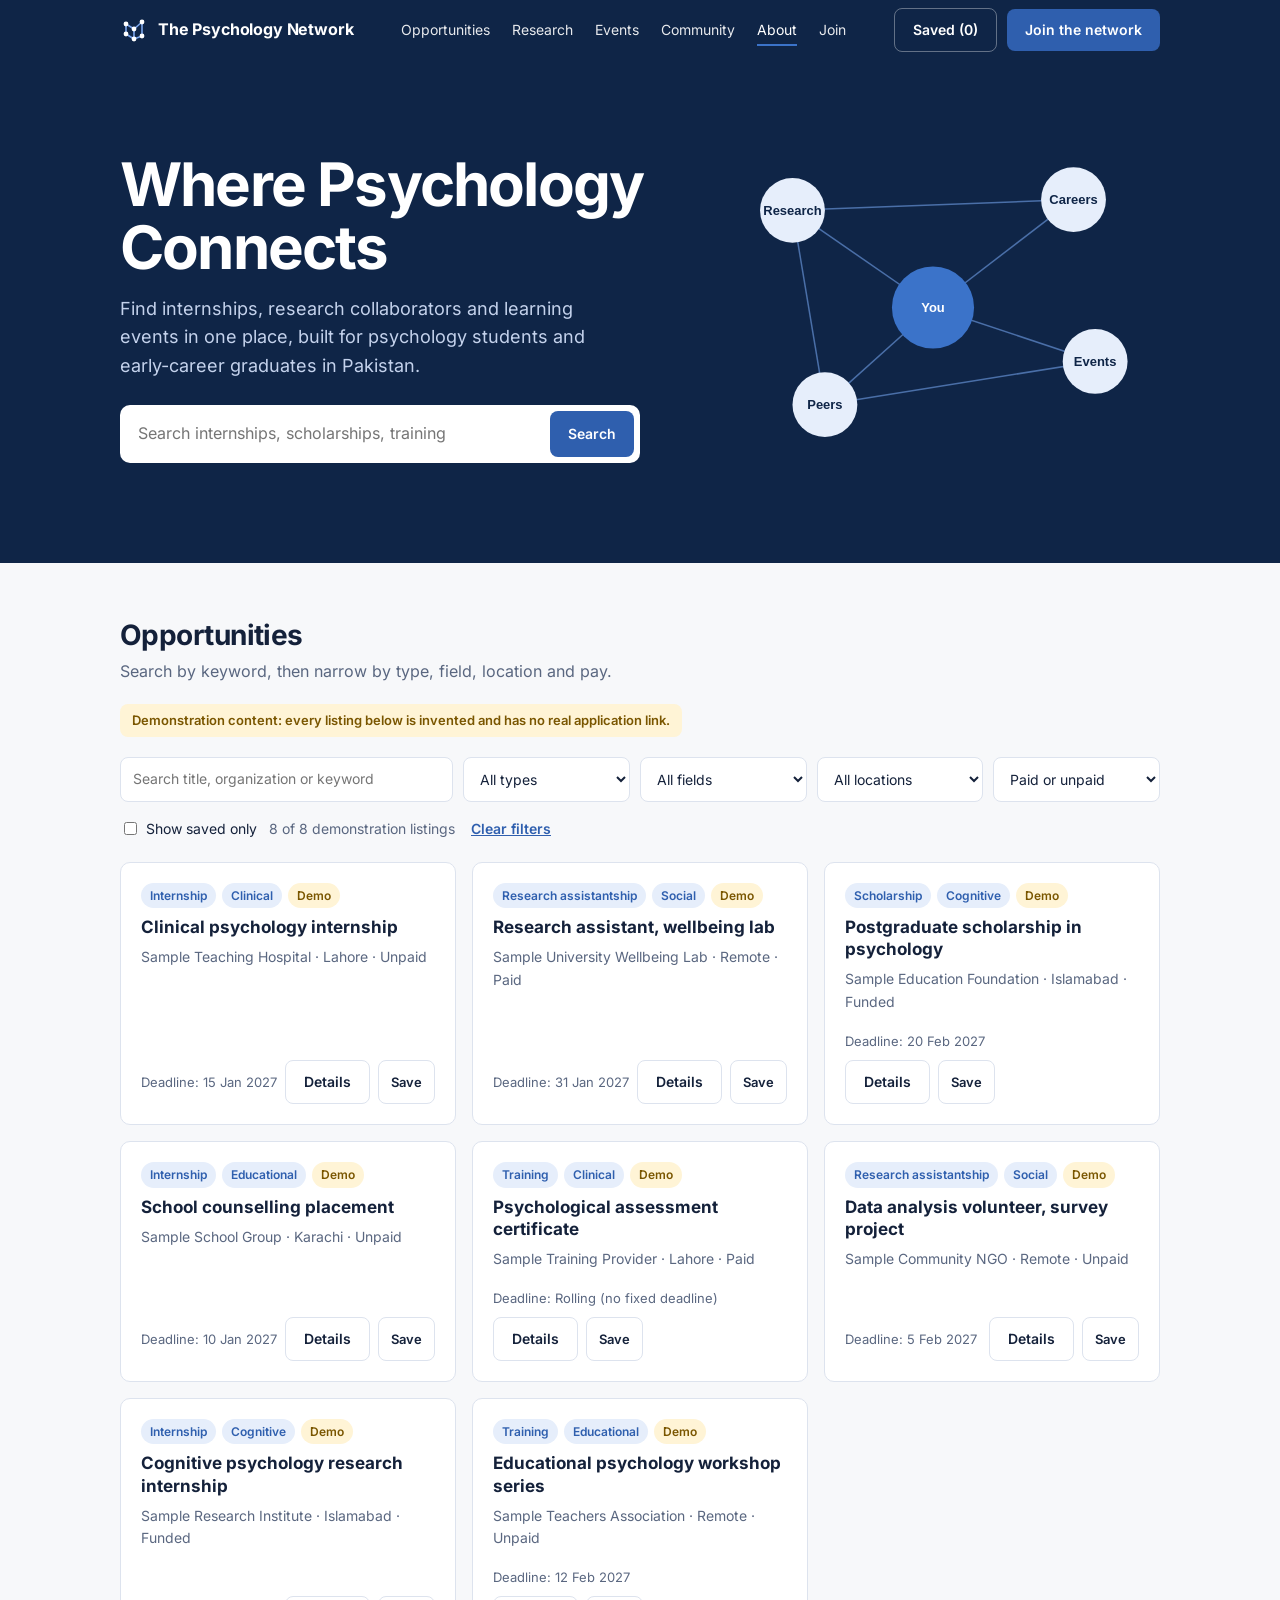
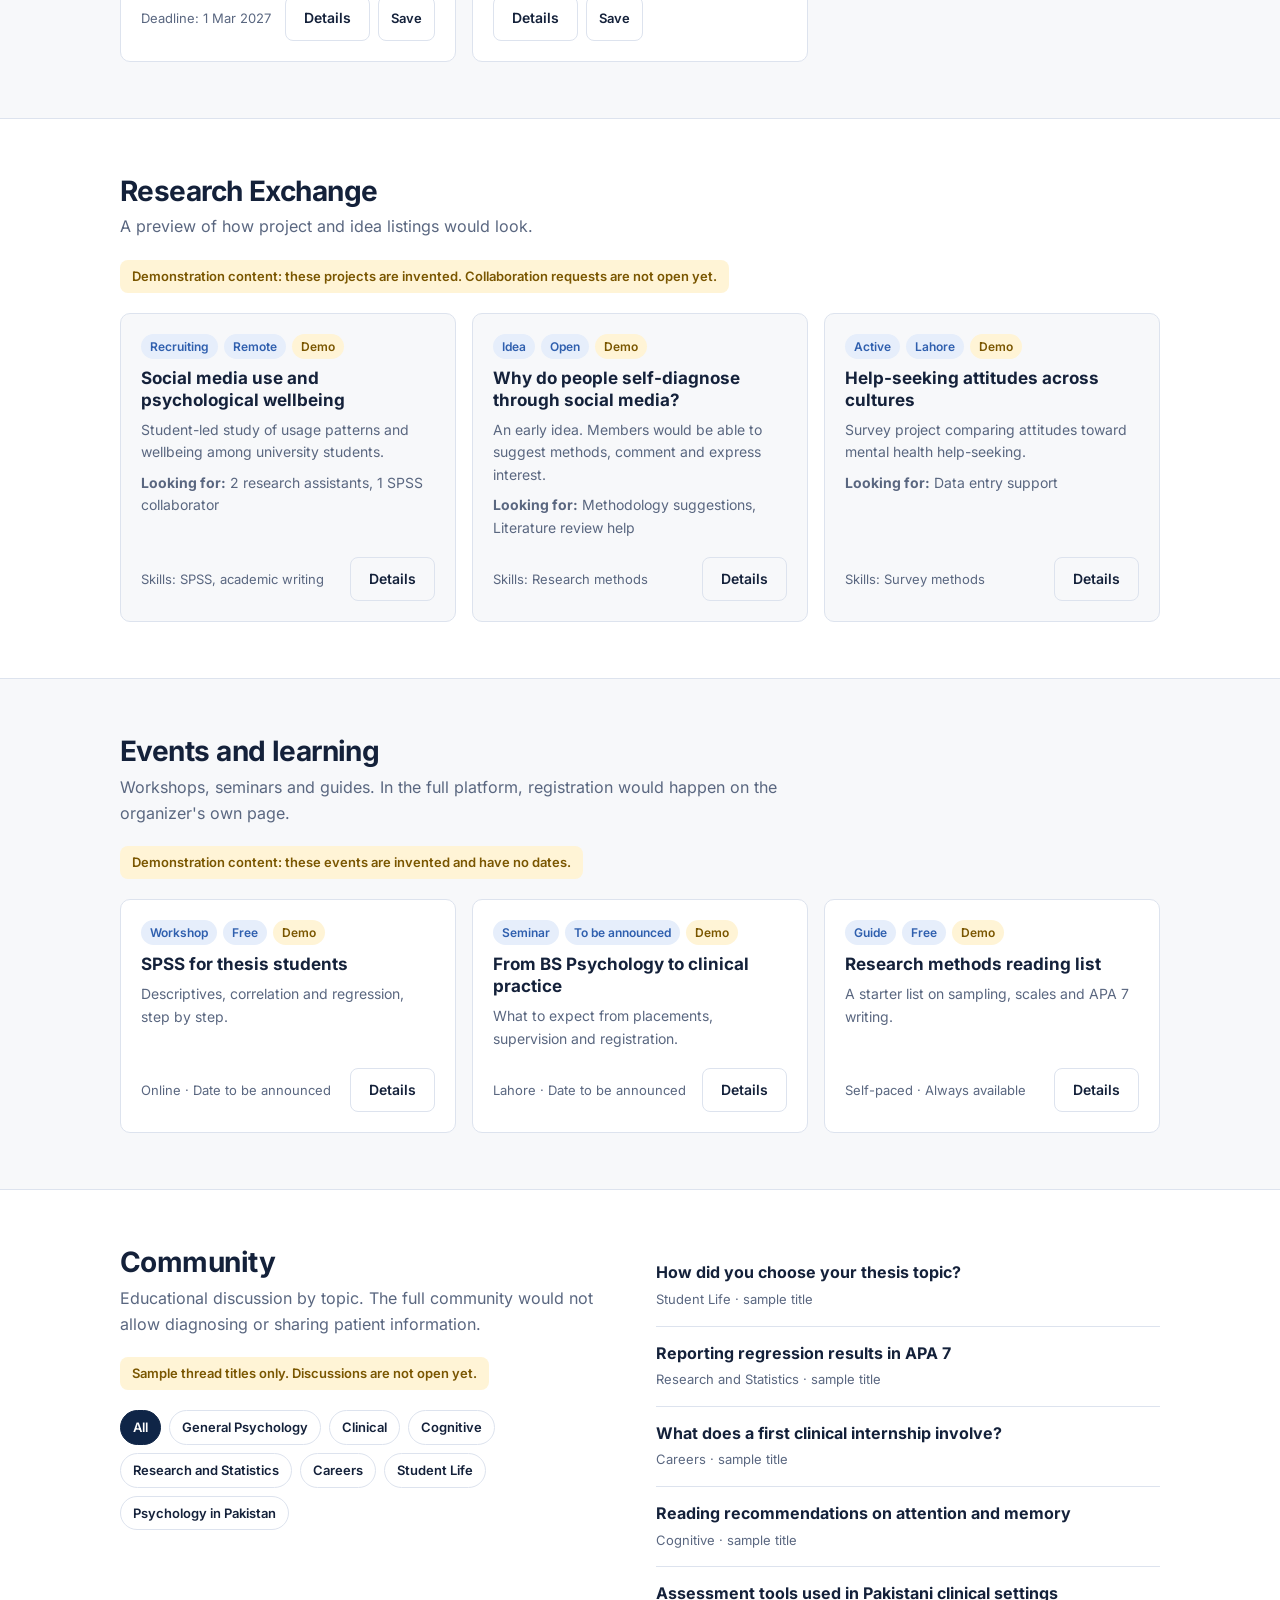
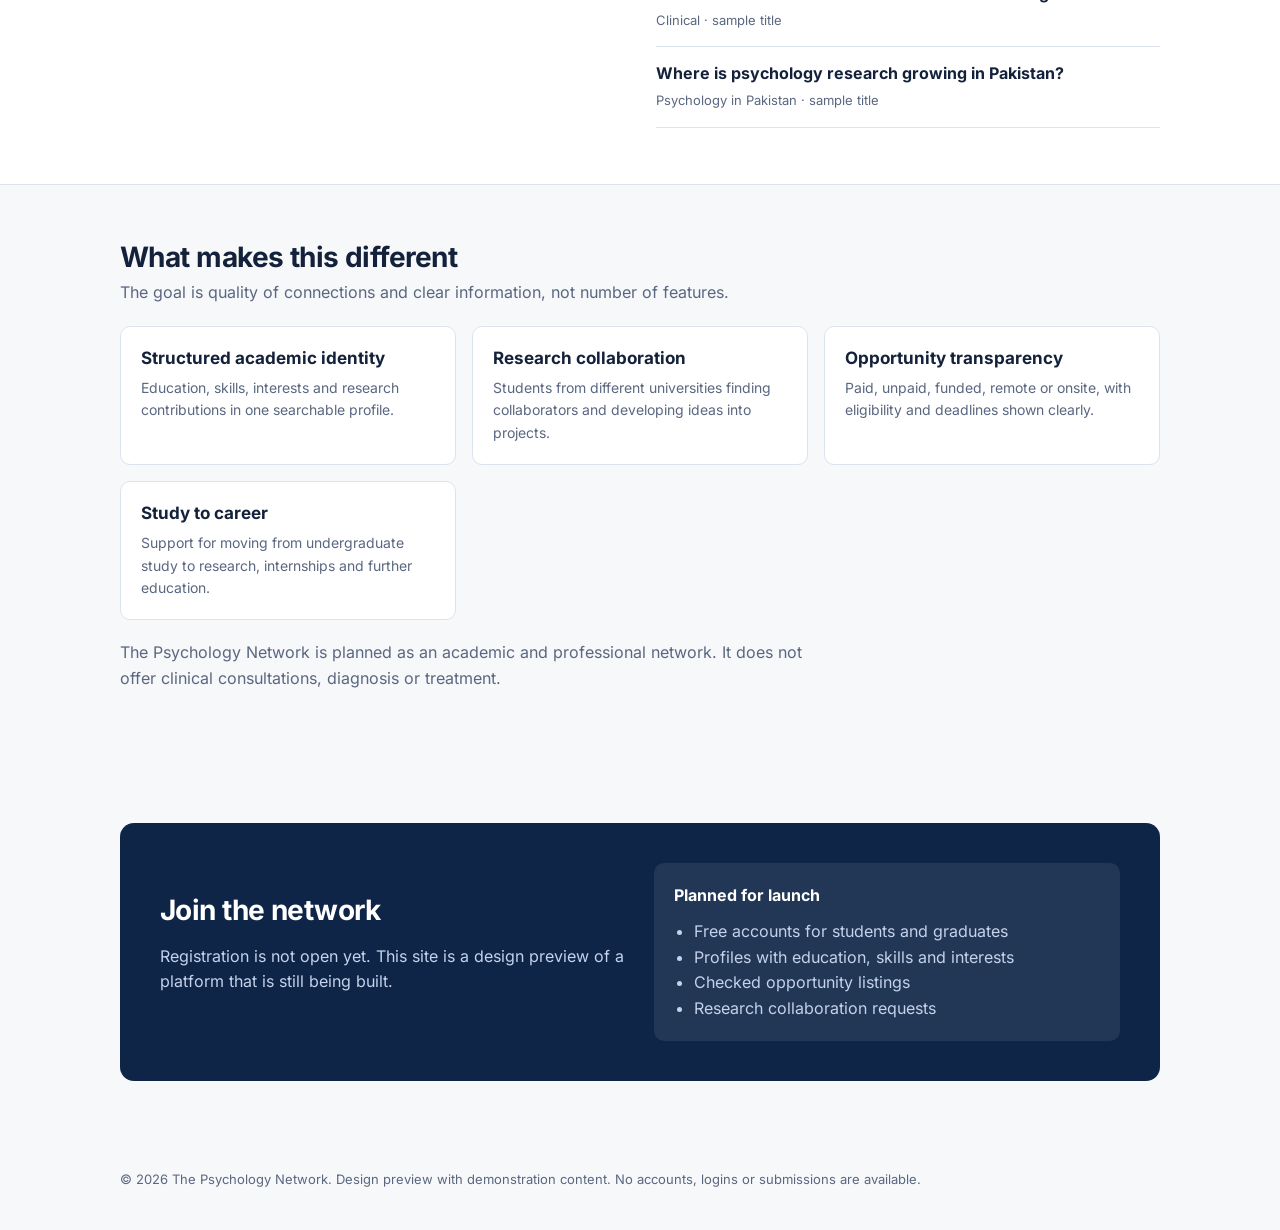
<file: index.html>
<!DOCTYPE html>
<html lang="en">
<head>
<meta charset="utf-8">
<meta name="viewport" content="width=device-width, initial-scale=1, viewport-fit=cover">
<title>The Psychology Network: Where Psychology Connects</title>
<meta name="description" content="A planned network for psychology students and early-career graduates in Pakistan to find opportunities, research collaborators and learning events. Design preview with demonstration content.">
<meta name="theme-color" content="#0f2547">
<meta property="og:title" content="The Psychology Network: Where Psychology Connects">
<meta property="og:description" content="Opportunities, research collaboration and learning for psychology students in Pakistan. Design preview.">
<meta property="og:type" content="website">
<link rel="icon" href="assets/favicon.svg" type="image/svg+xml">
<link rel="preload" href="assets/fonts/inter-latin-400-normal.woff2" as="font" type="font/woff2" crossorigin>
<link rel="stylesheet" href="css/styles.css">
</head>
<body>
<a class="skip" href="#main">Skip to content</a>
<header class="site"><div class="wrap nav">
  <a class="logo" href="#top"><img src="assets/logo.svg" alt="" width="28" height="28">The Psychology Network</a>
  <nav aria-label="Main">
    <ul class="menu" id="menu">
      <li><a href="#opportunities">Opportunities</a></li>
      <li><a href="#research">Research</a></li>
      <li><a href="#events">Events</a></li>
      <li><a href="#community">Community</a></li>
      <li><a href="#about">About</a></li>
      <li><a href="#join">Join</a></li>
    </ul>
  </nav>
  <div class="nav-actions">
    <a class="btn ghost" href="#opportunities" id="savedLink" style="color:#fff;border-color:rgba(255,255,255,.35)">Saved (<span id="savedCount">0</span>)</a>
    <a class="btn join-cta" href="#join">Join the network</a>
    <button class="burger" id="burger" aria-expanded="false" aria-controls="menu">Menu</button>
  </div>
</div></header>

<main id="main">
<div class="hero" id="top"><div class="wrap">
  <div>
    <h1>Where Psychology Connects</h1>
    <p>Find internships, research collaborators and learning events in one place, built for psychology students and early-career graduates in Pakistan.</p>
    <form class="search" role="search" id="heroSearch">
      <input type="search" id="heroInput" aria-label="Search opportunities" placeholder="Search internships, scholarships, training">
      <button class="btn" type="submit">Search</button>
    </form>
  </div>
  <img src="assets/network.svg" alt="Network diagram linking you with research, careers, events and peers" width="420" height="340">
</div></div>

<section id="opportunities"><div class="wrap">
  <h2>Opportunities</h2>
  <p class="sub">Search by keyword, then narrow by type, field, location and pay.</p>
  <p class="demo-note">Demonstration content: every listing below is invented and has no real application link.</p>
  <div class="filters" role="group" aria-label="Filter opportunities">
    <input type="search" id="search" aria-label="Search opportunities" placeholder="Search title, organization or keyword">
    <select id="fType" aria-label="Type"><option value="">All types</option></select>
    <select id="fField" aria-label="Field"><option value="">All fields</option></select>
    <select id="fCity" aria-label="Location"><option value="">All locations</option></select>
    <select id="fPay" aria-label="Pay"><option value="">Paid or unpaid</option></select>
  </div>
  <div class="bar">
    <label><input type="checkbox" id="savedOnly"> Show saved only</label>
    <span id="count" role="status" aria-live="polite"></span>
    <button class="linkbtn" id="clear" type="button">Clear filters</button>
  </div>
  <div class="grid" id="opps"></div>
</div></section>

<section id="research" class="alt"><div class="wrap">
  <h2>Research Exchange</h2>
  <p class="sub">A preview of how project and idea listings would look.</p>
  <p class="demo-note">Demonstration content: these projects are invented. Collaboration requests are not open yet.</p>
  <div class="grid" id="researchGrid"></div>
</div></section>

<section id="events"><div class="wrap">
  <h2>Events and learning</h2>
  <p class="sub">Workshops, seminars and guides. In the full platform, registration would happen on the organizer's own page.</p>
  <p class="demo-note">Demonstration content: these events are invented and have no dates.</p>
  <div class="grid" id="eventGrid"></div>
</div></section>

<section id="community" class="alt"><div class="wrap two">
  <div>
    <h2>Community</h2>
    <p class="sub">Educational discussion by topic. The full community would not allow diagnosing or sharing patient information.</p>
    <p class="demo-note">Sample thread titles only. Discussions are not open yet.</p>
    <div class="chips" id="chips" role="group" aria-label="Discussion categories"></div>
  </div>
  <div id="threads" aria-live="polite"></div>
</div></section>

<section id="about"><div class="wrap">
  <h2>What makes this different</h2>
  <p class="sub">The goal is quality of connections and clear information, not number of features.</p>
  <div class="grid">
    <div class="card"><h3>Structured academic identity</h3><p>Education, skills, interests and research contributions in one searchable profile.</p></div>
    <div class="card"><h3>Research collaboration</h3><p>Students from different universities finding collaborators and developing ideas into projects.</p></div>
    <div class="card"><h3>Opportunity transparency</h3><p>Paid, unpaid, funded, remote or onsite, with eligibility and deadlines shown clearly.</p></div>
    <div class="card"><h3>Study to career</h3><p>Support for moving from undergraduate study to research, internships and further education.</p></div>
  </div>
  <p class="sub" style="margin-top:20px">The Psychology Network is planned as an academic and professional network. It does not offer clinical consultations, diagnosis or treatment.</p>
</div></section>

<section id="join"><div class="wrap"><div class="join">
  <div>
    <h2>Join the network</h2>
    <p>Registration is not open yet. This site is a design preview of a platform that is still being built.</p>
    <div id="contact" style="margin-top:16px"></div>
  </div>
  <div class="box">
    <b>Planned for launch</b>
    <ul><li>Free accounts for students and graduates</li><li>Profiles with education, skills and interests</li><li>Checked opportunity listings</li><li>Research collaboration requests</li></ul>
  </div>
</div></div></section>
</main>

<footer class="site"><div class="wrap">© 2026 The Psychology Network. Design preview with demonstration content. No accounts, logins or submissions are available.</div></footer>

<dialog id="dlg" aria-labelledby="dlgTitle"><div class="dlg" id="dlgBody"></div></dialog>

<noscript><div class="wrap" style="padding:20px">This site needs JavaScript for search, filters and saved items.</div></noscript>
<script src="js/config.js"></script>
<script src="js/data.js"></script>
<script src="js/app.js"></script>
</body>
</html>
</file>
<file: css/styles.css>
@font-face{font-family:Inter;font-weight:400;font-style:normal;font-display:swap;src:url(../assets/fonts/inter-latin-400-normal.woff2) format("woff2")}
@font-face{font-family:Inter;font-weight:500;font-style:normal;font-display:swap;src:url(../assets/fonts/inter-latin-500-normal.woff2) format("woff2")}
@font-face{font-family:Inter;font-weight:600;font-style:normal;font-display:swap;src:url(../assets/fonts/inter-latin-600-normal.woff2) format("woff2")}
@font-face{font-family:Inter;font-weight:700;font-style:normal;font-display:swap;src:url(../assets/fonts/inter-latin-700-normal.woff2) format("woff2")}

:root{--navy:#0f2547;--blue:#3b73c9;--blue-strong:#2f5fae;--soft:#e6eefb;--bg:#f7f8fa;--card:#fff;--ink:#14213a;--mute:#5a6780;--line:#dde3ee;--ok-bg:#dff3e6;--ok:#1c6b3a;--warn-bg:#fff4d6;--warn:#7a5600;--on-navy:#fff;--on-navy-mute:#c4d2ec;--link:#2f5fae;color-scheme:light}
@media (prefers-color-scheme:dark){:root{color-scheme:dark;--navy:#0a1730;--blue:#7ba6ec;--blue-strong:#4a7fd4;--soft:#1a2c4d;--bg:#0c1424;--card:#121d33;--ink:#e8edf7;--mute:#9aa8c4;--line:#243453;--ok-bg:#173a28;--ok:#7fd6a2;--warn-bg:#3a2f10;--warn:#f1cf7a;--link:#7ba6ec}}

*,*::before,*::after{box-sizing:border-box}
html{scroll-behavior:smooth;scroll-padding-top:76px;-webkit-text-size-adjust:100%}
body{margin:0;background:var(--bg);color:var(--ink);font:16px/1.6 Inter,system-ui,-apple-system,"Segoe UI",Roboto,Arial,sans-serif}
img,svg{max-width:100%;height:auto}
a{color:inherit;text-decoration:none}
button,input,select{font:inherit}
:focus-visible{outline:3px solid var(--blue);outline-offset:2px}
.skip{position:absolute;left:-999px;top:8px;background:#fff;color:#000;padding:8px 14px;border-radius:6px;z-index:20}
.skip:focus{left:8px}
.wrap{width:100%;max-width:1080px;margin:0 auto;padding:0 20px}

/* header */
header.site{background:var(--navy);color:var(--on-navy);position:sticky;top:0;z-index:10;padding-top:env(safe-area-inset-top,0px)}
.nav{display:flex;align-items:center;justify-content:space-between;min-height:60px;gap:12px}
.logo{display:flex;align-items:center;gap:10px;font-weight:700;letter-spacing:-.01em;white-space:nowrap}
.logo img{width:28px;height:28px}
.menu{display:flex;align-items:center;gap:22px;list-style:none;margin:0;padding:0;font-size:14px}
.menu a{opacity:.9;padding:6px 0;border-bottom:2px solid transparent}
.menu a:hover,.menu a.active{opacity:1;border-bottom-color:var(--blue)}
.nav-actions{display:flex;align-items:center;gap:10px}
.burger{display:none;background:transparent;border:1px solid rgba(255,255,255,.35);color:#fff;border-radius:8px;padding:8px 12px;cursor:pointer;font-weight:600;font-size:14px}

/* buttons */
.btn{display:inline-block;border:0;border-radius:8px;padding:10px 18px;font-weight:600;font-size:14px;cursor:pointer;background:var(--blue-strong);color:#fff;text-align:center}
.btn:hover{filter:brightness(1.08)}
.btn.ghost{background:transparent;border:1px solid var(--line);color:var(--ink)}
.btn.light{background:#fff;color:#0f2547}

/* hero */
.hero{background:var(--navy);color:var(--on-navy);padding:64px 0 72px;overflow:hidden}
.hero .wrap{display:grid;grid-template-columns:1.1fr .9fr;gap:32px;align-items:center}
h1{font-size:clamp(34px,6vw,60px);line-height:1.05;letter-spacing:-.03em;margin:0 0 16px;font-weight:700}
.hero p{color:var(--on-navy-mute);max-width:46ch;margin:0 0 24px;font-size:18px}
.search{display:flex;background:#fff;border-radius:10px;padding:6px;max-width:520px}
.search input{flex:1;min-width:0;border:0;padding:10px 12px;background:transparent;color:#14213a;outline-offset:0}
.search input:focus-visible{outline:none}
.search:focus-within{outline:3px solid var(--blue);outline-offset:2px}
.search .btn{background:var(--blue-strong)}
.hero img{width:100%}

/* sections */
section{padding:56px 0}
section.alt{background:var(--card);border-top:1px solid var(--line);border-bottom:1px solid var(--line)}
h2{font-size:28px;letter-spacing:-.02em;margin:0 0 6px;line-height:1.2}
.sub{color:var(--mute);margin:0 0 20px;max-width:70ch}
.demo-note{display:inline-block;background:var(--warn-bg);color:var(--warn);font-size:13px;font-weight:600;padding:6px 12px;border-radius:8px;margin:0 0 20px}

/* filters */
.filters{display:grid;grid-template-columns:2fr repeat(4,1fr);gap:10px;margin-bottom:12px}
.filters input[type=search],.filters select{width:100%;padding:10px 12px;border:1px solid var(--line);border-radius:8px;background:var(--card);color:var(--ink);font-size:14px}
.bar{display:flex;flex-wrap:wrap;align-items:center;gap:12px;margin-bottom:18px;font-size:14px;color:var(--mute)}
.bar label{display:flex;align-items:center;gap:6px;color:var(--ink);cursor:pointer}
.linkbtn{background:none;border:0;color:var(--link);cursor:pointer;padding:4px;font-weight:600;text-decoration:underline}

/* cards */
.grid{display:grid;grid-template-columns:repeat(auto-fill,minmax(290px,1fr));gap:16px}
.card{background:var(--card);border:1px solid var(--line);border-radius:10px;padding:20px;display:flex;flex-direction:column;gap:8px;min-width:0}
section.alt .card{background:var(--bg)}
.card h3{margin:0;font-size:17px;line-height:1.3}
.card p{margin:0;color:var(--mute);font-size:14px}
.tags{display:flex;flex-wrap:wrap;gap:6px}
.tag{font-size:12px;background:var(--soft);color:var(--link);padding:3px 9px;border-radius:99px;font-weight:600}
.tag.demo{background:var(--warn-bg);color:var(--warn)}
.tag.ok{background:var(--ok-bg);color:var(--ok)}
.row{display:flex;justify-content:space-between;align-items:center;gap:8px;margin-top:auto;padding-top:10px;font-size:13px;color:var(--mute);flex-wrap:wrap}
.row .acts{display:flex;gap:8px}
.save{background:none;border:1px solid var(--line);border-radius:8px;padding:6px 12px;cursor:pointer;color:var(--ink);font-weight:600;font-size:13px}
.save[aria-pressed="true"]{background:var(--blue-strong);color:#fff;border-color:var(--blue-strong)}
.empty{padding:28px;border:1px dashed var(--line);border-radius:10px;text-align:center;color:var(--mute)}

/* community */
.two{display:grid;grid-template-columns:1fr 1fr;gap:32px}
.chips{display:flex;flex-wrap:wrap;gap:8px}
.chip{border:1px solid var(--line);background:var(--card);color:var(--ink);border-radius:99px;padding:6px 12px;font-size:13px;font-weight:600;cursor:pointer}
.chip[aria-pressed="true"]{background:var(--navy);color:#fff;border-color:var(--navy)}
.thread{padding:14px 0;border-bottom:1px solid var(--line)}
.thread b{display:block}.thread span{color:var(--mute);font-size:13px}

/* join */
.join{background:var(--navy);color:#fff;border-radius:14px;padding:40px;display:grid;grid-template-columns:1fr 1fr;gap:28px;align-items:center}
.join p,.join li{color:var(--on-navy-mute)}
.join ul{margin:10px 0 0;padding-left:20px}
.join .box{background:rgba(255,255,255,.08);border-radius:10px;padding:20px}
.join .box b{display:block;margin-bottom:6px}

/* dialog */
dialog{border:1px solid var(--line);border-radius:14px;padding:0;max-width:560px;width:calc(100% - 32px);background:var(--card);color:var(--ink)}
dialog::backdrop{background:rgba(8,16,32,.6)}
.dlg{padding:24px}
.dlg h3{margin:8px 0 4px;font-size:22px;line-height:1.25}
.dlg dl{margin:16px 0;display:grid;grid-template-columns:120px 1fr;gap:8px 14px;font-size:14px}
.dlg dt{color:var(--mute)}.dlg dd{margin:0}
.dlg ul{margin:4px 0 0;padding-left:18px}
.dlg .foot{display:flex;gap:10px;justify-content:flex-end;flex-wrap:wrap;margin-top:18px}

footer.site{padding:32px 0 calc(40px + env(safe-area-inset-bottom,0px));color:var(--mute);font-size:13px}

/* tablet */
@media (max-width:960px){.filters{grid-template-columns:1fr 1fr}.filters input[type=search]{grid-column:1/-1}.hero .wrap{gap:20px}}
/* mobile */
@media (max-width:760px){
 .burger{display:inline-block}
 .menu{display:none;position:absolute;left:0;right:0;top:100%;background:var(--navy);flex-direction:column;align-items:stretch;gap:0;padding:8px 20px 16px;border-top:1px solid rgba(255,255,255,.15)}
 .menu.open{display:flex}
 .menu a{display:block;padding:12px 0;border-bottom:1px solid rgba(255,255,255,.1)}
 header.site .wrap{position:relative}
 .nav-actions .btn.join-cta{display:none}
 .hero{padding:40px 0 48px}.hero .wrap,.two,.join{grid-template-columns:1fr}
 .hero img{max-width:320px;margin:0 auto;display:block}
 section{padding:40px 0}.join{padding:24px}
 .dlg dl{grid-template-columns:1fr}.dlg dt{margin-top:6px}
}
@media (max-width:480px){.filters{grid-template-columns:1fr}.search{flex-direction:column;gap:6px}}
@media (prefers-reduced-motion:reduce){html{scroll-behavior:auto}}
@media print{header.site,.hero img,.burger{display:none}}
</file>
